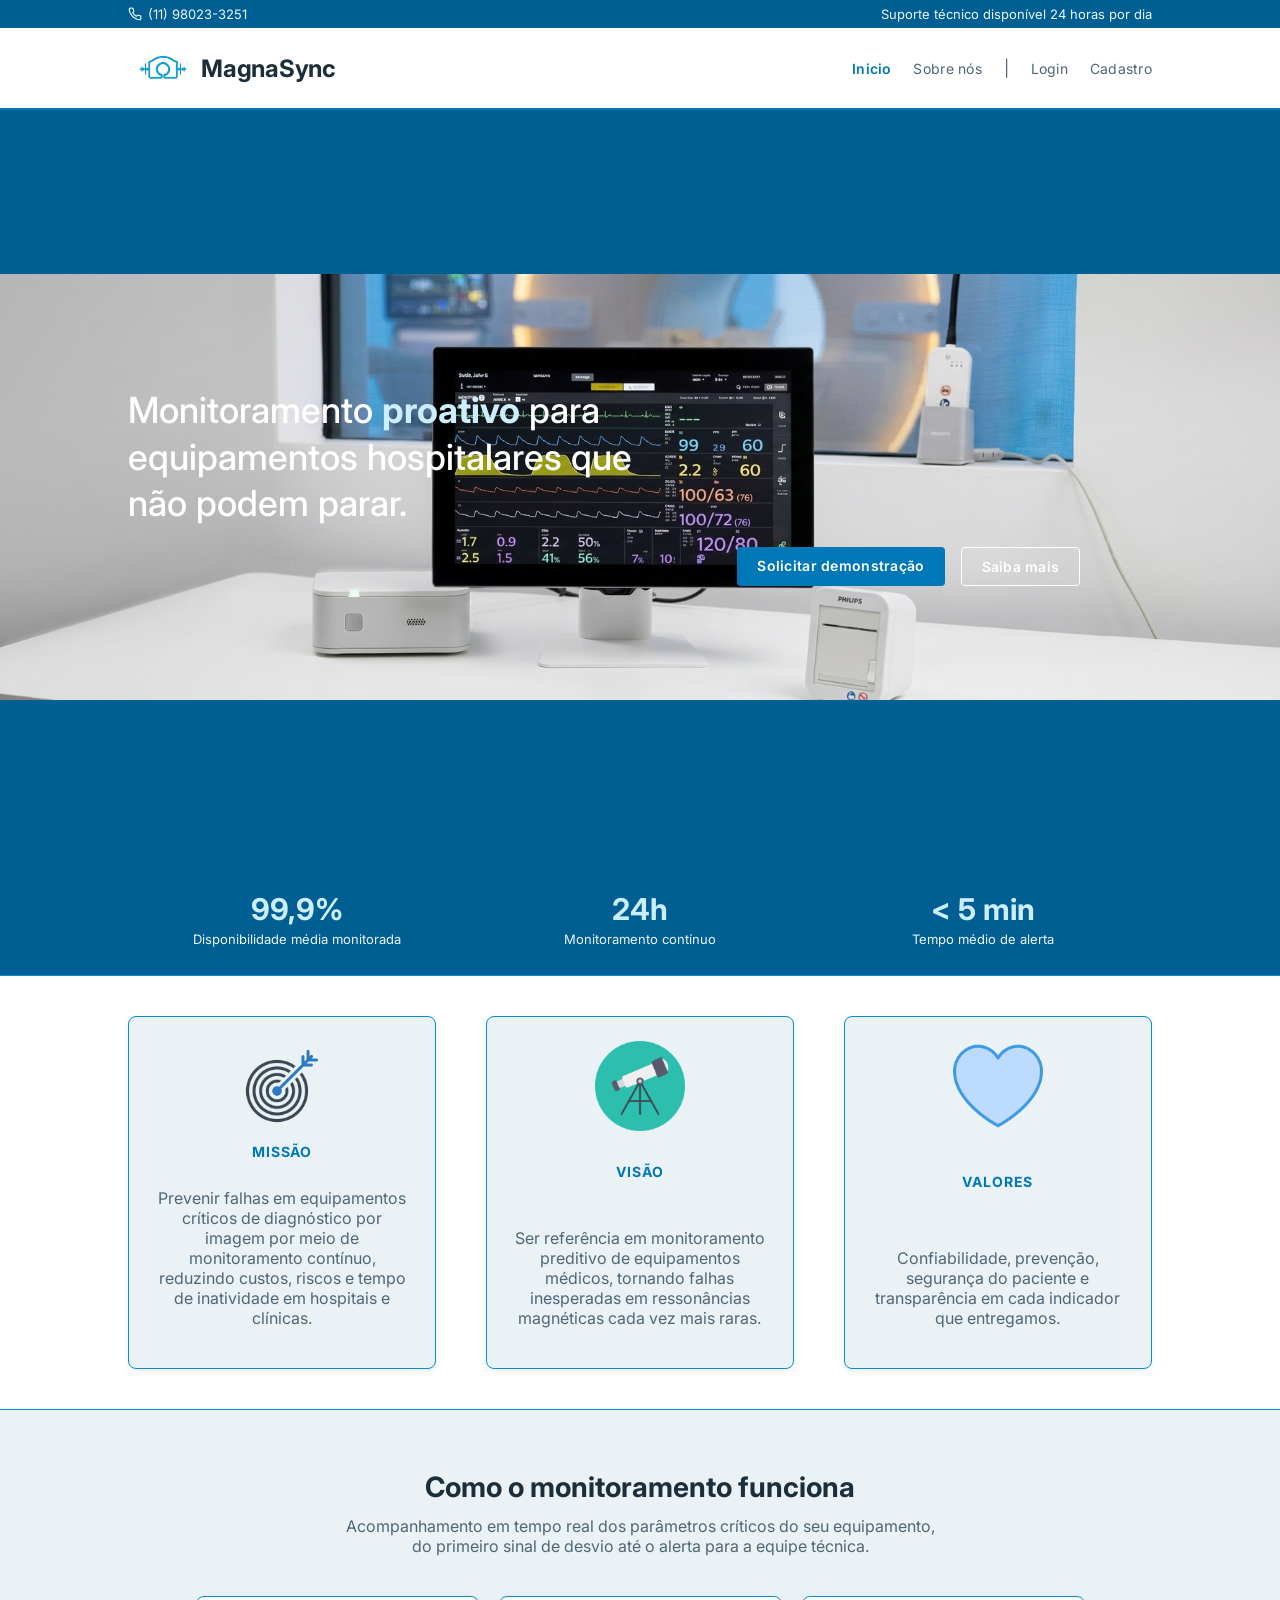
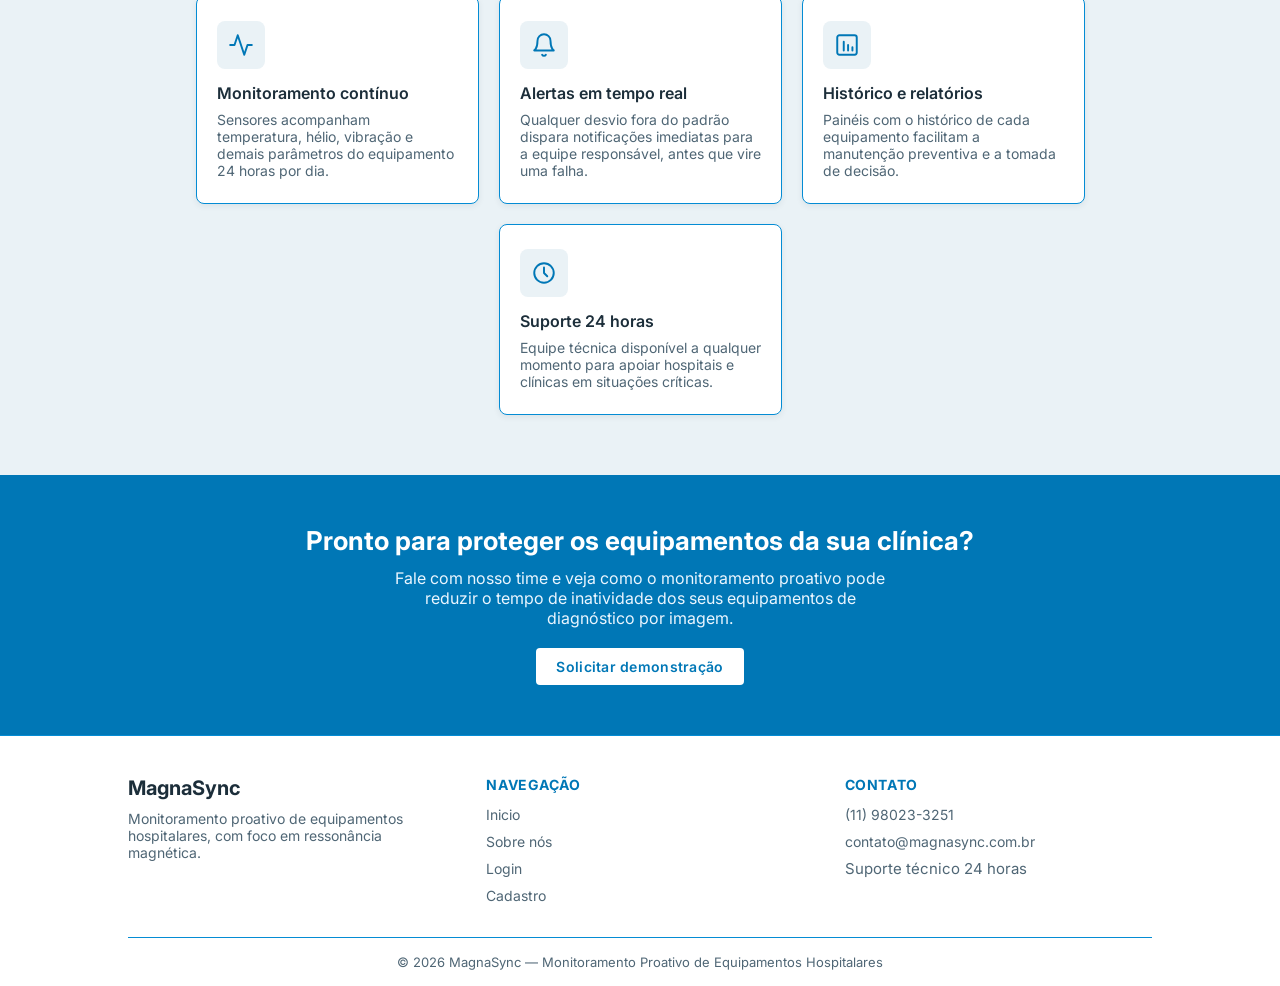
<file: public/index.html>
<!DOCTYPE html>
<html lang="pt-br">

<head>
  <meta charset="UTF-8">
  <meta http-equiv="X-UA-Compatible" content="IE=edge">
  <meta name="viewport" content="width=device-width, initial-scale=1.0">

  <title>MagnaSync | Página Inicial</title>

  <script src="./js/sessao.js" defer></script>

  <link rel="stylesheet" href="./css/estilo.css">
  <link rel="icon" href="./assets/icon/IMG_0413.jpeg">
  <link rel="preconnect" href="https://fonts.googleapis.com">
  <link rel="preconnect" href="https://fonts.gstatic.com" crossorigin>
</head>

<body>
  <a href="#conteudo" class="pular-conteudo">Pular para o conteúdo</a>

  <div class="topbar">
    <div class="container">
      <a href="tel+551198023-3251" class="topbar-item">
        <svg viewBox="0 0 24 24" width="14" height="14" fill="none" stroke="currentColor" stroke-width="2"
          stroke-linecap="round" stroke-linejoin="round" aria-hidden="true">
          <path
            d="M22 16.92v3a2 2 0 0 1-2.18 2 19.79 19.79 0 0 1-8.63-3.07 19.5 19.5 0 0 1-6-6 19.79 19.79 0 0 1-3.07-8.67A2 2 0 0 1 4.11 2h3a2 2 0 0 1 2 1.72c.127.96.361 1.903.7 2.81a2 2 0 0 1-.45 2.11L8.09 9.91a16 16 0 0 0 6 6l1.27-1.27a2 2 0 0 1 2.11-.45c.907.339 1.85.573 2.81.7A2 2 0 0 1 22 16.92z" />
        </svg>
        (11) 98023-3251
      </a>
      <span class="topbar-item">Suporte técnico disponível 24 horas por dia</span>
    </div>
  </div>

  <header class="header">
    <div class="container">
      <h1 class="titulo"><img src="assets/icon/IMG_0413.jpeg" height="70px">MagnaSync</h1>
      <nav>
        <ul class="navbar">
          <li class="agora">
            <a href="#">Inicio</a>
          </li>
          <li>
            <a href="sobrenos.html">Sobre nós</a>
          </li>
          <li>|</li>
          <li>
            <a href="login.html">Login</a>
          </li>
          <li>
            <a href="cadastro.html">Cadastro</a>
          </li>
        </ul>
      </nav>
    </div>
  </header>

  <section class="banner">
    <div class="container">
      <p>Monitoramento <span>proativo</span> para equipamentos hospitalares que não podem parar.</p>
      <div class="banner-cta">
        <a href="cadastro.html" class="btn-cta btn-cta--primario">Solicitar demonstração</a>
        <a href="#sobre" class="btn-cta btn-cta--secundario">Saiba mais</a>
      </div>
    </div>
  </section>

  <section class="stats">
    <div class="container">
      <div class="stat">
        <span class="stat-numero">99,9%</span>
        <span class="stat-legenda">Disponibilidade média monitorada</span>
      </div>
      <div class="stat">
        <span class="stat-numero">24h</span>
        <span class="stat-legenda">Monitoramento contínuo</span>
      </div>
      <div class="stat">
        <span class="stat-numero">&lt; 5 min</span>
        <span class="stat-legenda">Tempo médio de alerta</span>
      </div>
    </div>
  </section>

  <main id="conteudo">
    <section class="social" id="sobre">
      <div class="container">
        <div class="boxes">
          <div class="box">
            <img src="assets/imgs/missao.png" alt="Ícone de monitor de equipamento">
            <h4>Missão</h4>
            <p>Prevenir falhas em equipamentos críticos de diagnóstico por imagem por meio de monitoramento contínuo,
              reduzindo custos, riscos e tempo de inatividade em hospitais e clínicas.</p>
          </div>
          <div class="box">
            <img src="assets/imgs/visao.png" alt="Ícone de lâmpada representando visão">
            <h4>Visão</h4>
            <p>Ser referência em monitoramento preditivo de equipamentos médicos, tornando falhas inesperadas em
              ressonâncias magnéticas cada vez mais raras.</p>
          </div>
          <div class="box">
            <img src="assets/imgs/valores.png" alt="Ícone de escudo representando segurança">
            <h4>Valores</h4>
            <p>Confiabilidade, prevenção, segurança do paciente e transparência em cada indicador que entregamos.</p>
          </div>
        </div>
      </div>
    </section>

    <section class="funcionalidades" id="funcionalidades">
      <div class="container">
        <div class="funcionalidades-cabecalho">
          <h2>Como o monitoramento funciona</h2>
          <p>Acompanhamento em tempo real dos parâmetros críticos do seu equipamento, do primeiro sinal de desvio até o
            alerta para a equipe técnica.</p>
        </div>
        <div class="funcionalidades-grid">
          <div class="funcionalidade">
            <span class="funcionalidade-icone" aria-hidden="true">
              <svg viewBox="0 0 24 24" width="26" height="26" fill="none" stroke="currentColor" stroke-width="1.8"
                stroke-linecap="round" stroke-linejoin="round">
                <path d="M22 12h-4l-3 9L9 3l-3 9H2" />
              </svg>
            </span>
            <h3>Monitoramento contínuo</h3>
            <p>Sensores acompanham temperatura, hélio, vibração e demais parâmetros do equipamento 24 horas por dia.</p>
          </div>
          <div class="funcionalidade">
            <span class="funcionalidade-icone" aria-hidden="true">
              <svg viewBox="0 0 24 24" width="26" height="26" fill="none" stroke="currentColor" stroke-width="1.8"
                stroke-linecap="round" stroke-linejoin="round">
                <path d="M18 8a6 6 0 0 0-12 0c0 7-3 9-3 9h18s-3-2-3-9" />
                <path d="M13.73 21a2 2 0 0 1-3.46 0" />
              </svg>
            </span>
            <h3>Alertas em tempo real</h3>
            <p>Qualquer desvio fora do padrão dispara notificações imediatas para a equipe responsável, antes que vire
              uma falha.</p>
          </div>
          <div class="funcionalidade">
            <span class="funcionalidade-icone" aria-hidden="true">
              <svg viewBox="0 0 24 24" width="26" height="26" fill="none" stroke="currentColor" stroke-width="1.8"
                stroke-linecap="round" stroke-linejoin="round">
                <rect x="3" y="3" width="18" height="18" rx="2" />
                <path d="M9 17V9M13 17v-5M17 17v-3" />
              </svg>
            </span>
            <h3>Histórico e relatórios</h3>
            <p>Painéis com o histórico de cada equipamento facilitam a manutenção preventiva e a tomada de decisão.</p>
          </div>
          <div class="funcionalidade">
            <span class="funcionalidade-icone" aria-hidden="true">
              <svg viewBox="0 0 24 24" width="26" height="26" fill="none" stroke="currentColor" stroke-width="1.8"
                stroke-linecap="round" stroke-linejoin="round">
                <circle cx="12" cy="12" r="9" />
                <path d="M12 7v5l3 3" />
              </svg>
            </span>
            <h3>Suporte 24 horas</h3>
            <p>Equipe técnica disponível a qualquer momento para apoiar hospitais e clínicas em situações críticas.</p>
          </div>
        </div>
      </div>
    </section>

    <section class="cta-final">
      <div class="container">
        <h2>Pronto para proteger os equipamentos da sua clínica?</h2>
        <p>Fale com nosso time e veja como o monitoramento proativo pode reduzir o tempo de inatividade dos seus
          equipamentos de diagnóstico por imagem.</p>
        <a href="cadastro.html" class="btn-cta btn-cta--primario">Solicitar demonstração</a>
      </div>
    </section>
  </main>

  <footer class="footer">
    <div class="container footer-grid">
      <div class="footer-coluna">
        <h2 class="footer-titulo">MagnaSync</h2>
        <p>Monitoramento proativo de equipamentos hospitalares, com foco em ressonância magnética.</p>
      </div>
      <div class="footer-coluna">
        <h3>Navegação</h3>
        <ul class="footer-links">
          <li><a href="#">Inicio</a></li>
          <li><a href="sobrenos.html">Sobre nós</a></li>
          <li><a href="login.html">Login</a></li>
          <li><a href="cadastro.html">Cadastro</a></li>
        </ul>
      </div>
      <div class="footer-coluna">
        <h3>Contato</h3>
        <ul class="footer-links">
          <li><a href="tel:+551198023-3251">(11) 98023-3251</a></li>
          <li><a href="mailto:contato@magnasync.com.br">contato@magnasync.com.br</a></li>
          <li>Suporte técnico 24 horas</li>
        </ul>
      </div>
    </div>
    <div class="container footer-base">
      <span>&copy; 2026 MagnaSync — Monitoramento Proativo de Equipamentos Hospitalares</span>
    </div>
  </footer>
</body>

</html>
</file>
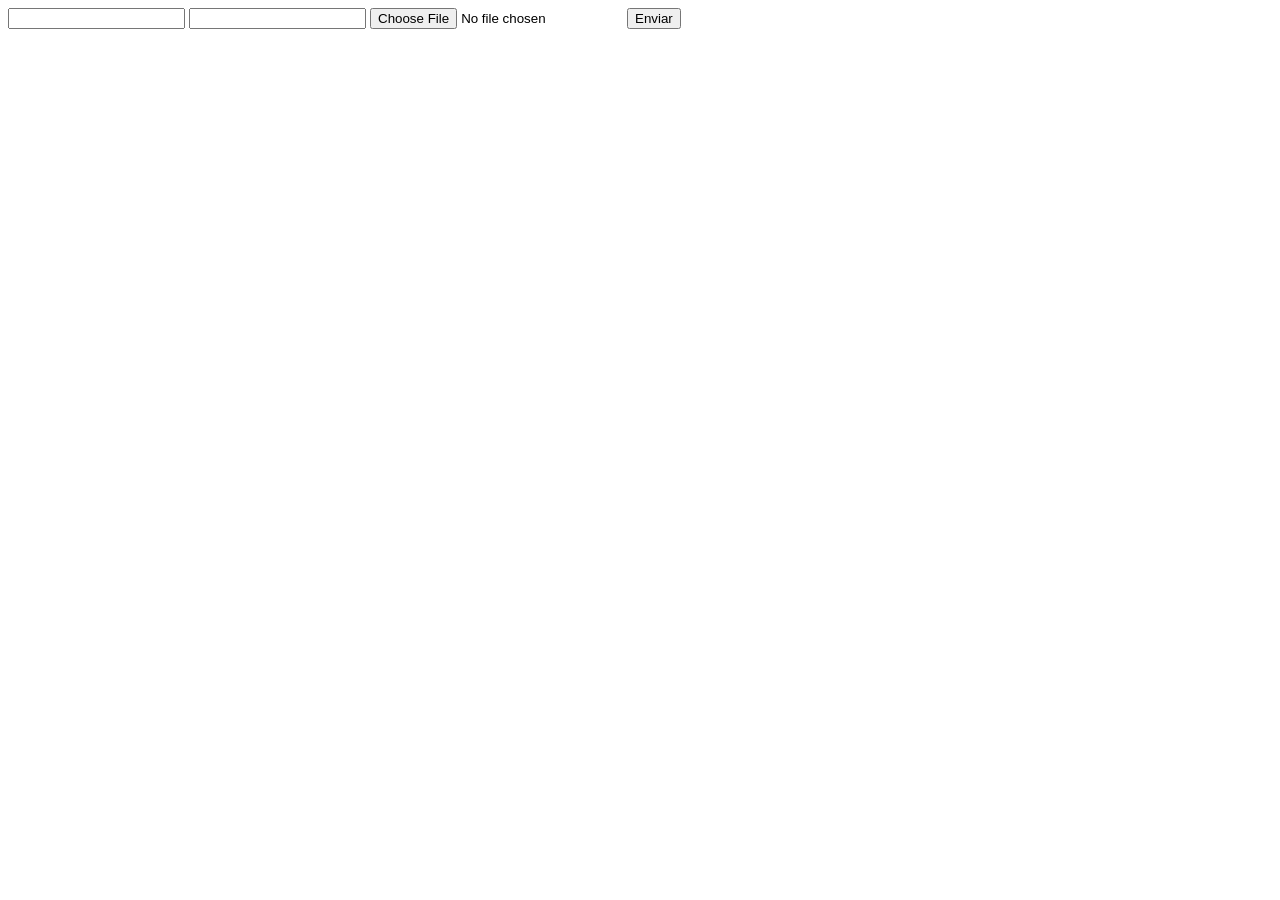
<file: DOCUMENTOS_DE_APOIO/exemplo_de_upload_de_arquivo/public/index.html>
<!DOCTYPE html>
<html lang="en">

<head>
  <meta charset="UTF-8">
  <meta http-equiv="X-UA-Compatible" content="IE=edge">
  <meta name="viewport" content="width=device-width, initial-scale=1.0">
  <title>Upload</title>
</head>

<body>

  <div>
    <input name="nome" id="nome" type="text" />
    <input name="email" id="email" type="url" />
    <input name="foto" id="foto" type="file" />
    <button onclick="enviar()">Enviar</button>
  </div>

  <div id="container"></div>
</body>

</html>

<script>
  function enviar() {
    const formData = new FormData();
    formData.append('foto', foto.files[0])
    formData.append('nome', nome.value)
    formData.append('email', email.value)

    fetch("/usuarios/cadastro", {
      method: "POST",
      body: formData
    })
      .then(res => {
        window.location = "./perfil.html"
      })
      .catch(err => {
        console.log(err);
      })
  }
</script>
</file>
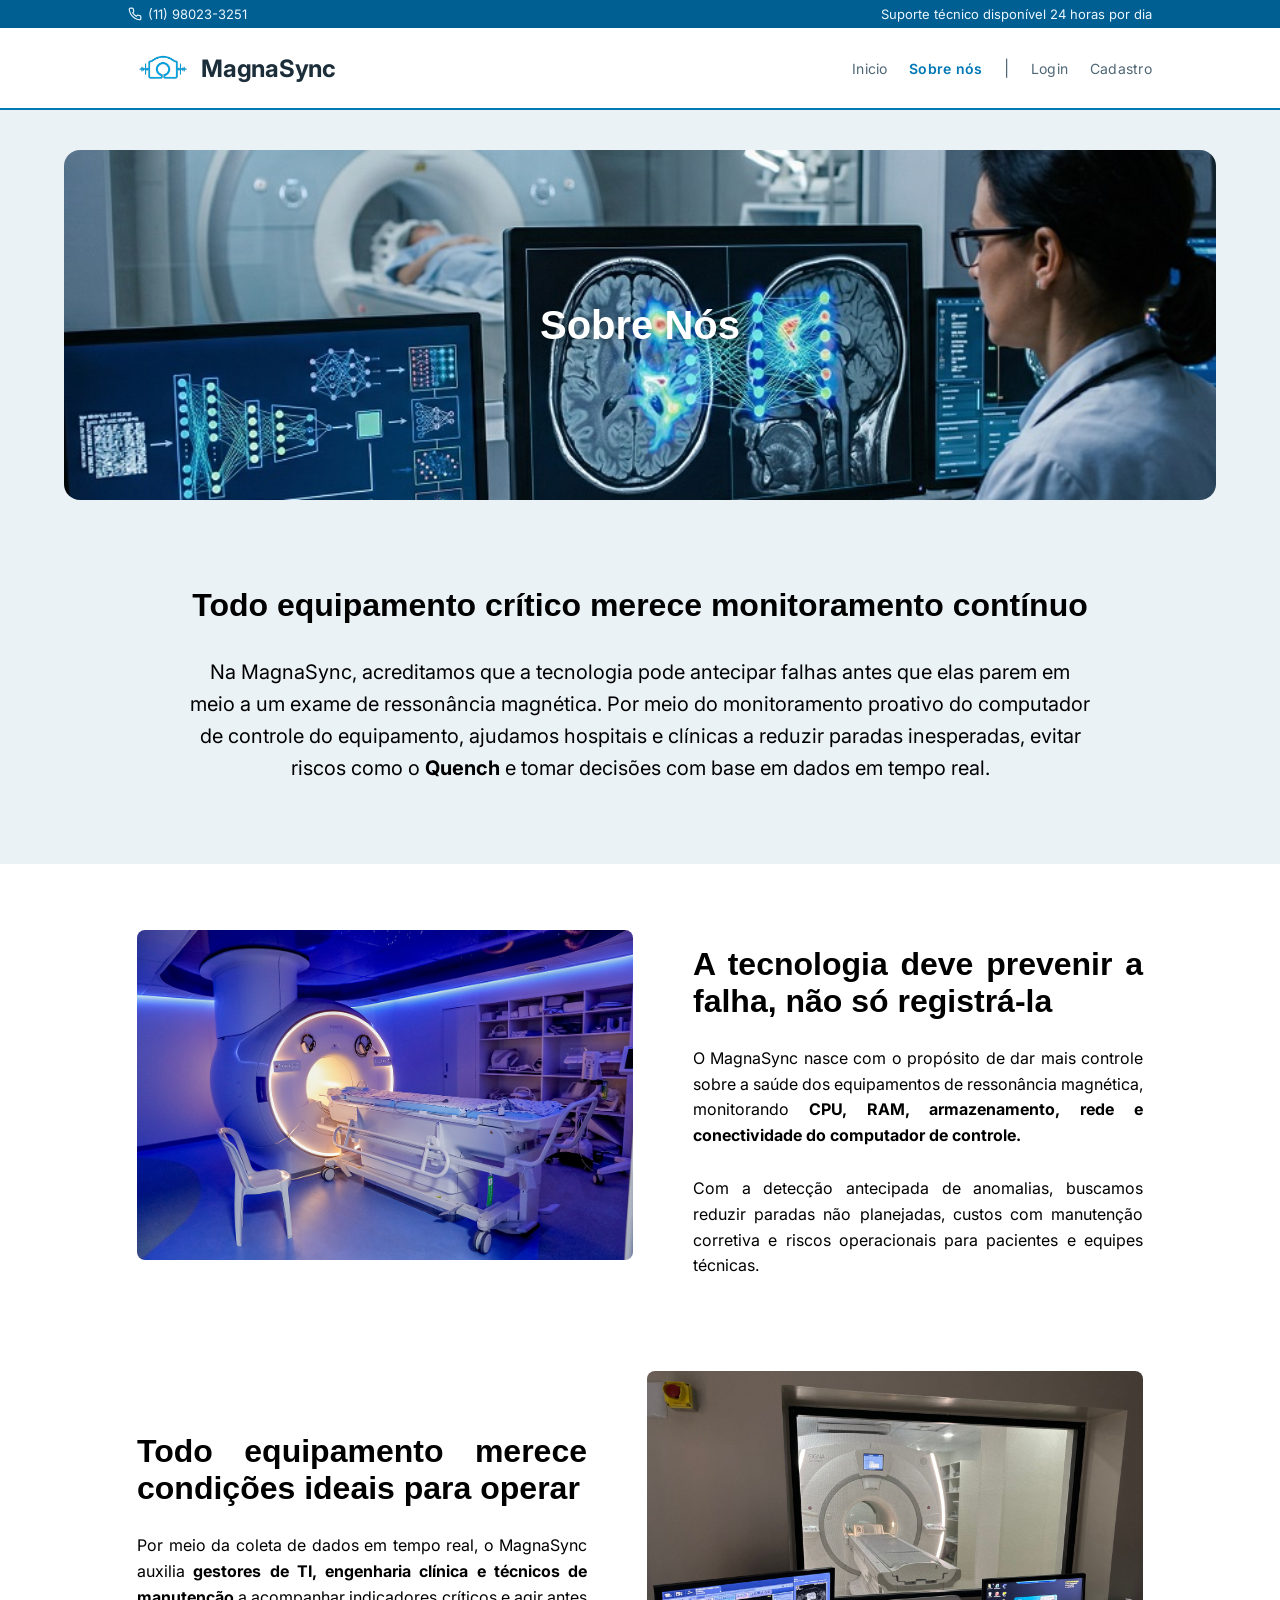
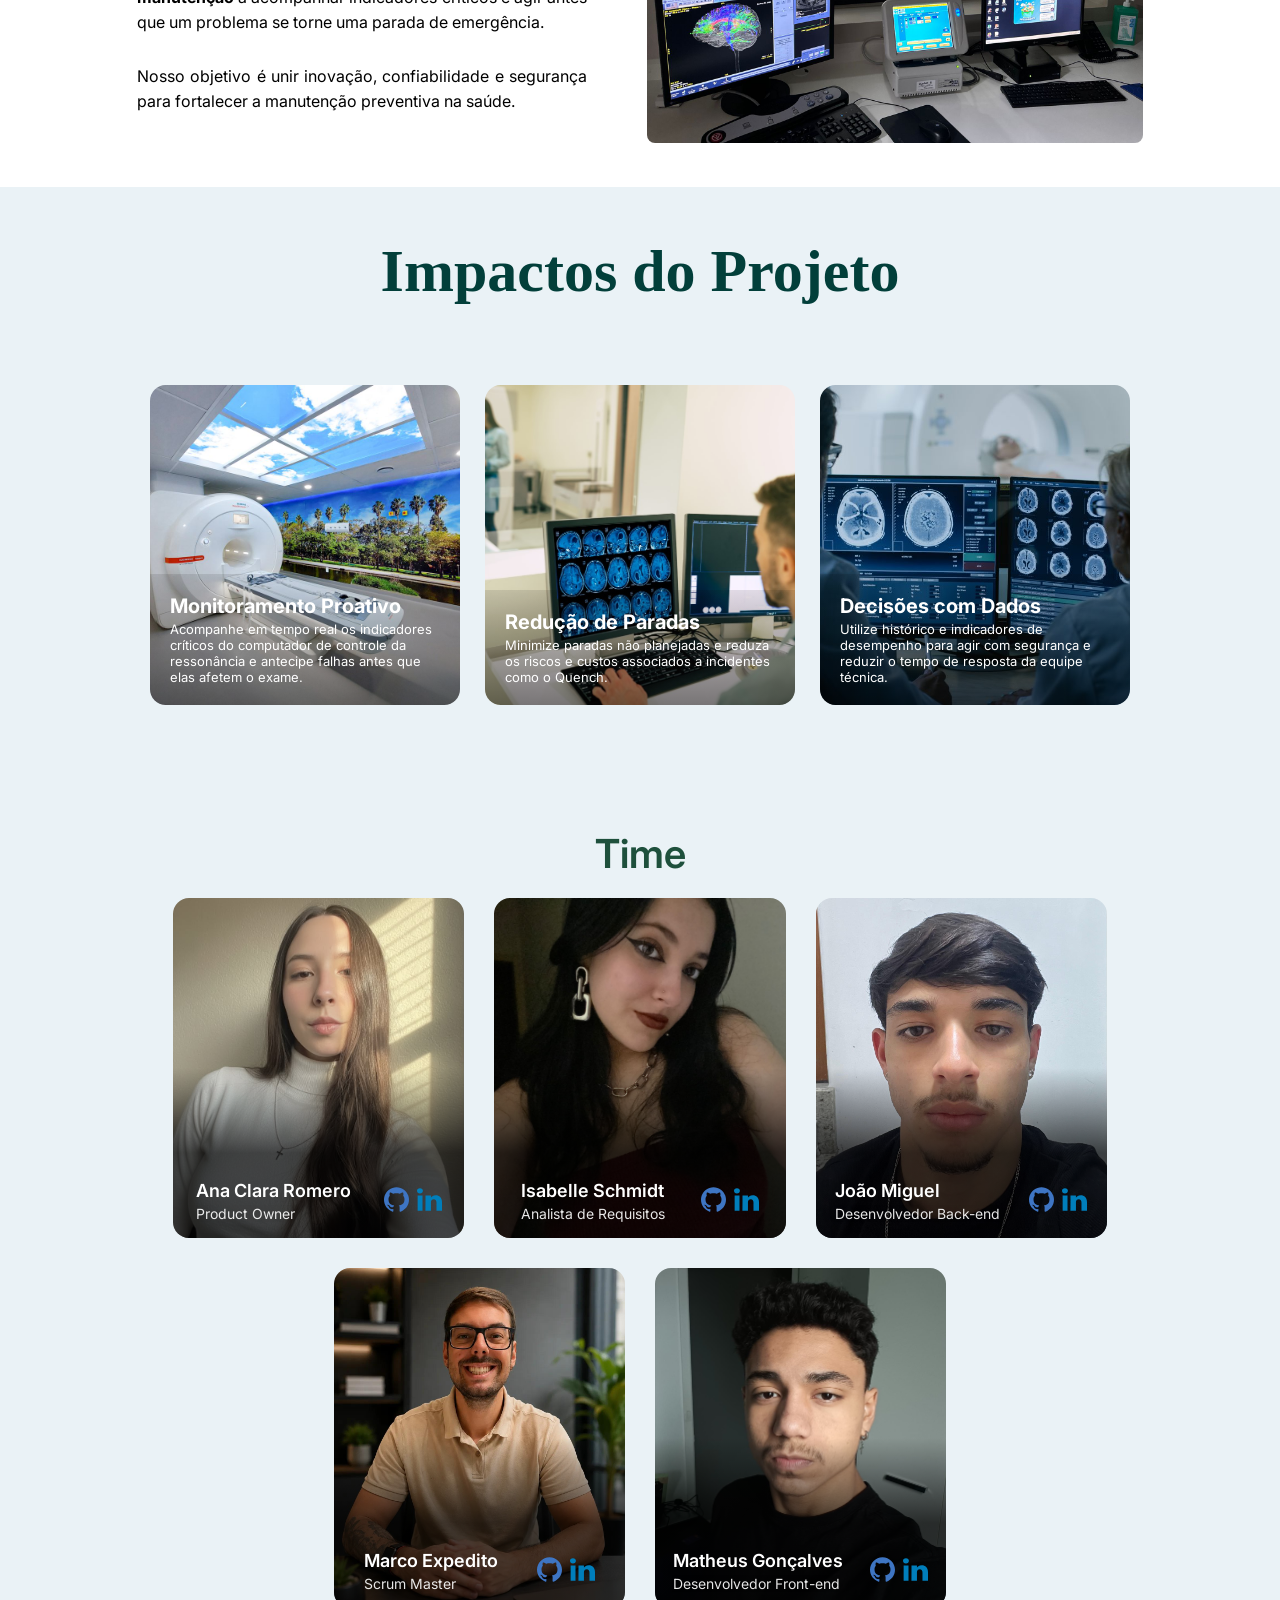
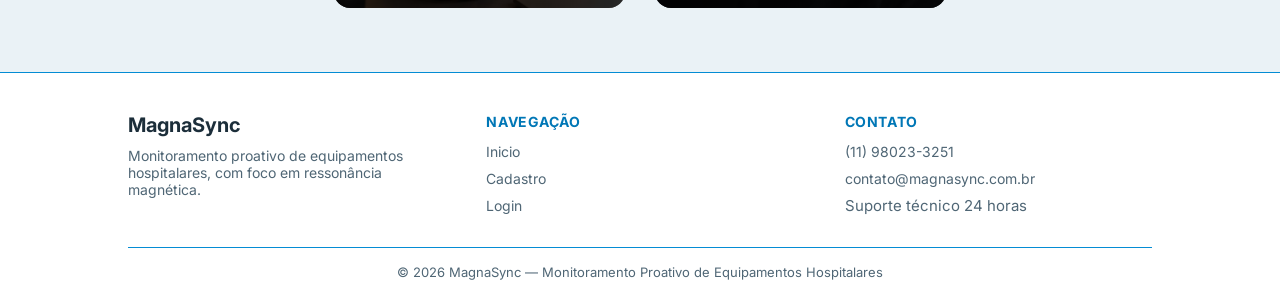
<file: public/sobrenos.html>
<!DOCTYPE html>
<html lang="pt-br">

<head>
    <meta charset="UTF-8">
    <meta name="viewport" content="width=device-width, initial-scale=1.0">
    <title>MagnaSync | Sobre nós</title>

    <link rel="stylesheet" href="css/estilo.css">
    <link rel="stylesheet" href="css/sobrenos.css">
    <link rel="icon" href="./assets/icon/IMG_0413.jpeg">
</head>

<body>
    <div class="topbar">
        <div class="container">
            <a href="tel:+551198023-3251" class="topbar-item">
                <svg viewBox="0 0 24 24" width="14" height="14" fill="none" stroke="currentColor" stroke-width="2"
                    stroke-linecap="round" stroke-linejoin="round" aria-hidden="true">
                    <path
                        d="M22 16.92v3a2 2 0 0 1-2.18 2 19.79 19.79 0 0 1-8.63-3.07 19.5 19.5 0 0 1-6-6 19.79 19.79 0 0 1-3.07-8.67A2 2 0 0 1 4.11 2h3a2 2 0 0 1 2 1.72c.127.96.361 1.903.7 2.81a2 2 0 0 1-.45 2.11L8.09 9.91a16 16 0 0 0 6 6l1.27-1.27a2 2 0 0 1 2.11-.45c.907.339 1.85.573 2.81.7A2 2 0 0 1 22 16.92z" />
                </svg>
                (11) 98023-3251
            </a>
            <span class="topbar-item">Suporte técnico disponível 24 horas por dia</span>
        </div>
    </div>

    <header class="header">
        <div class="container">
            <h1 class="titulo"><img src="assets/icon/IMG_0413.jpeg" height="70px">MagnaSync</h1>
            <nav>
                <ul class="navbar">
                    <li>
                        <a href="index.html">Inicio</a>
                    </li>
                    <li class="agora">
                        <a href="sobrenos.html">Sobre nós</a>
                    </li>
                    <li>|</li>
                    <li>
                        <a href="login.html">Login</a>
                    </li>
                    <li>
                        <a href="cadastro.html">Cadastro</a>
                    </li>
                </ul>
            </nav>
        </div>
    </header>

    <div class="hero-sobrenos">
        <img src="../public/assets/imgs/Ressonancia-Cerebro.jpg" alt="Imagem topo Sobre Nós" class="img-hero-sobrenos">
        <h2 class="titulo-hero-sobrenos">Sobre Nós</h2>
    </div>

    <div class="container-missao">
        <h2 class="titulo-missao"> Todo equipamento crítico merece monitoramento contínuo</h2>
        <p class="texto-missao"> Na MagnaSync, acreditamos que a tecnologia pode antecipar falhas antes que elas parem
            em meio a um exame de ressonância magnética. Por meio do monitoramento proativo do computador de controle do
            equipamento, ajudamos hospitais e clínicas a reduzir paradas inesperadas, evitar riscos como o <b>Quench</b>
            e tomar decisões com base em dados em tempo real.</p>
    </div>

    <div class="container-sobrenos">
        <div class="card-imagem-sobrenos">
            <img src="../public/assets/imgs/Ressonancia-magnetica.jpg" alt="Imagem 1 - Sobre Nós">
        </div>
        <div class="card-titulo-sobrenos">
            <h4> A tecnologia deve prevenir a falha, não só registrá-la</h4>
            <p> O MagnaSync nasce com o propósito de dar mais controle sobre a saúde dos equipamentos de ressonância
                magnética, monitorando <b>CPU, RAM, armazenamento, rede e conectividade do computador de controle.</b>
            </p>
            <p> Com a detecção antecipada de anomalias, buscamos reduzir paradas não planejadas, custos com manutenção
                corretiva e riscos operacionais para pacientes e equipes técnicas.</p>
        </div>
    </div>

    <div class="container-sobrenos-2">
        <div class="card-titulo-sobrenos-2">
            <h4> Todo equipamento merece condições ideais para operar</h4>
            <p> Por meio da coleta de dados em tempo real, o MagnaSync auxilia <b>gestores de TI, engenharia clínica e
                    técnicos de manutenção</b> a acompanhar indicadores críticos e agir antes que um problema se torne
                uma parada de emergência.</p>
            <p> Nosso objetivo é unir inovação, confiabilidade e segurança para fortalecer a manutenção preventiva na
                saúde.</p>
        </div>
        <div class="card-imagem-sobrenos-2">
            <img src="../public/assets/imgs/ressonacia3.jpg" alt="Imagem 2 - Sobre Nós">
        </div>
    </div>

    <section class="conteinerImpactosProjeto" id="impactosProjeto">
        <div class="tituloImpactos">
            <h2><b>Impactos do Projeto</b></h2>
        </div>

        <div class="conteineImagensImpactosProjeto">
            <div class="itemPrimeiraImagemImpactos">
                <div class="textoimagemimpactos">
                    <h2 class="titulodaImagemImpactos"> Monitoramento Proativo</h2>
                    <p class="paragrafoImpactos"> Acompanhe em tempo real os indicadores críticos do computador de
                        controle da ressonância e antecipe falhas antes que elas afetem o exame.</p>
                </div>
            </div>

            <div class="itemSegundaImagemImpactos">
                <div class="textoimagemimpactos">
                    <h2 class="titulodaImagemImpactos"> Redução de Paradas</h2>
                    <p class="paragrafoImpactos"> Minimize paradas não planejadas e reduza os riscos e custos associados
                        a incidentes como o Quench.</p>
                </div>
            </div>

            <div class="itemTerceiraImagemImpactos">
                <div class="textoimagemimpactos">
                    <h2 class="titulodaImagemImpactos"> Decisões com Dados</h2>
                    <p class="paragrafoImpactos"> Utilize histórico e indicadores de desempenho para agir com segurança
                        e reduzir o tempo de resposta da equipe técnica.</p>
                </div>
            </div>
        </div>
    </section>

    <section class="container-equipe" id="sessaoEquipe">
        <h3 class="title-equipe">Time</h3>

        <div class="equipe">
            <div class="card-time card-bg integrante1">
                <div class="info">
                    <div>
                        <h3 class="nome-integrante">Ana Clara Romero</h3>
                        <p class="cargo">Product Owner</p>
                    </div>
                    <div class="icons">
                        <a href="https://github.com/AnaRomero08"><img
                                src="../public/assets/icon/github-color-svgrepo-com.svg" alt="Ícone do Github"
                                class="icon-time"></a>
                        <a href="#"><img src="../public/assets/icon/linkedin-color-svgrepo-com.svg"
                                alt="Ícone do LinkedIn" class="icon-time"></a>
                    </div>
                </div>
            </div>

            <div class="card-time card-bg integrante2">
                <div class="info">
                    <div>
                        <h3 class="nome-integrante">Isabelle Schmidt</h3>
                        <p class="cargo">Analista de Requisitos</p>
                    </div>
                    <div class="icons">
                        <a href="https://github.com/isabelleschmidt"><img
                                src="../public/assets/icon/github-color-svgrepo-com.svg" alt="Ícone do Github"
                                class="icon-time"></a>
                        <a href="https://www.linkedin.com/in/isabelle-schmidt-1937b82b3/"><img
                                src="../public/assets/icon/linkedin-color-svgrepo-com.svg" alt="Ícone do LinkedIn"
                                class="icon-time"></a>
                    </div>
                </div>
            </div>

            <div class="card-time card-bg integrante3">
                <div class="info">
                    <div>
                        <h3 class="nome-integrante">João Miguel</h3>
                        <p class="cargo">Desenvolvedor Back-end</p>
                    </div>
                    <div class="icons">
                        <a href="https://github.com/JoaoMiguelLeiteSousa"><img
                                src="../public/assets/icon/github-color-svgrepo-com.svg" alt="Ícone do Github"
                                class="icon-time"></a>
                        <a href="https://www.linkedin.com/in/jo%C3%A3o-miguel-848325395/"><img
                                src="../public/assets/icon/linkedin-color-svgrepo-com.svg" alt="Ícone do LinkedIn"
                                class="icon-time"></a>
                    </div>
                </div>
            </div>

            <div class="card-time card-bg integrante4">
                <div class="info">
                    <div>
                        <h3 class="nome-integrante">Marco Expedito</h3>
                        <p class="cargo">Scrum Master</p>
                    </div>
                    <div class="icons">
                        <a href="https://github.com/marcoexpedito-dev"><img
                                src="../public/assets/icon/github-color-svgrepo-com.svg" alt="Ícone do Github"
                                class="icon-time"></a>
                        <a href="https://www.linkedin.com/in/marcoexpedito/"><img
                                src="../public/assets/icon/linkedin-color-svgrepo-com.svg" alt="Ícone do LinkedIn"
                                class="icon-time"></a>
                    </div>
                </div>
            </div>

            <div class="card-time card-bg integrante5">
                <div class="info">
                    <div>
                        <h3 class="nome-integrante">Matheus Gonçalves</h3>
                        <p class="cargo">Desenvolvedor Front-end</p>
                    </div>
                    <div class="icons">
                        <a href="https://github.com/Matheus-GoncalvesSptech"><img
                                src="../public/assets/icon/github-color-svgrepo-com.svg" alt="Ícone do Github"
                                class="icon-time"></a>
                        <a href="https://www.linkedin.com/in/matheusaprendiz/"><img
                                src="../public/assets/icon/linkedin-color-svgrepo-com.svg" alt="Ícone do LinkedIn"
                                class="icon-time"></a>
                    </div>
                </div>
            </div>
        </div>
    </section>
    <footer class="footer">
        <div class="container footer-grid">
            <div class="footer-coluna">
                <h2 class="footer-titulo">MagnaSync</h2>
                <p>Monitoramento proativo de equipamentos hospitalares, com foco em ressonância magnética.</p>
            </div>
            <div class="footer-coluna">
                <h3>Navegação</h3>
                <ul class="footer-links">
                    <li><a href="index.html">Inicio</a></li>
                    <li><a href="cadastro.html">Cadastro</a></li>
                    <li><a href="login.html">Login</a></li>
                </ul>
            </div>
            <div class="footer-coluna">
                <h3>Contato</h3>
                <ul class="footer-links">
                    <li><a href="tel:+551198023-3251">(11) 98023-3251</a></li>
                    <li><a href="mailto:contato@magnasync.com.br">contato@magnasync.com.br</a></li>
                    <li>Suporte técnico 24 horas</li>
                </ul>
            </div>
        </div>
        <div class="container footer-base">
            <span>&copy; 2026 MagnaSync — Monitoramento Proativo de Equipamentos Hospitalares</span>
        </div>
    </footer>
</body>

</html>
</file>
<file: public/css/estilo.css>
@import url('https://fonts.googleapis.com/css2?family=Inter:wght@400;500;600;700&display=swap');

:root {
  /* Superfícies */
  --bg-fundo: #eaf2f6;
  --bg-painel: #ffffff;
  --linha: #048cd4;

  /* Texto */
  --texto-principal: #1c2e3a;
  --texto-suave: #4f6675;

  /* Sinal / status */
  --status-ok: #2f9e64;
  --status-alerta: #d99a1f;
  --status-critico: #d9414d;
  --destaque: #0077b6;
  --destaque-escuro: #005f92;

  /* Tipografia */
  --fonte: 'Inter', 'Segoe UI', Tahoma, Geneva, Verdana, sans-serif;

  --tamanho-header: 80px;
  --tamanho-footer: 65px;
  --tamanho-banner: calc(100vh - var(--tamanho-header) - var(--tamanho-footer) - 2px);
  --tamanho-simulador: calc(100vh - var(--tamanho-header) - var(--tamanho-footer) - 2px);
  --tamanho-login: calc(100vh - var(--tamanho-header) - var(--tamanho-footer) - 2px);
}

body {
  margin: 0;
  padding: 0;
  font-family: var(--fonte);
  background-color: var(--bg-fundo);
  color: var(--texto-principal);
}

.container {
  display: flex;
  width: 80%;
  margin: auto;
}

/* ACESSIBILIDADE */

.pular-conteudo {
  position: absolute;
  left: -9999px;
  top: 0;
  z-index: 100;
  background-color: var(--destaque);
  color: #ffffff;
  padding: 10px 16px;
  border-radius: 0 0 4px 0;
  text-decoration: none;
  font-size: 14px;
}

.pular-conteudo:focus {
  left: 0;
}

/* TOPBAR (contato rápido) */

.topbar {
  background-color: var(--destaque-escuro);
  color: #eaf6ff;
  font-size: 13px;
}

.topbar .container {
  justify-content: space-between;
  align-items: center;
  padding: 6px 0;
}

.topbar-item {
  display: flex;
  align-items: center;
  gap: 6px;
  color: #eaf6ff;
  text-decoration: none;
}

.topbar a.topbar-item:hover {
  text-decoration: underline;
}

/* BOTÃO CTA */

.btn-cta {
  display: inline-block;
  text-decoration: none;
  font-weight: 600;
  font-size: 14px;
  letter-spacing: 0.02em;
  padding: 10px 20px;
  border-radius: 4px;
  transition: opacity 0.15s ease, background-color 0.15s ease;
  white-space: nowrap;
}

.btn-cta--primario {
  background-color: var(--destaque);
  color: #ffffff;
}

.btn-cta--primario:hover {
  opacity: 0.9;
}

.btn-cta--secundario {
  background-color: transparent;
  color: var(--destaque);
  border: 1px solid var(--destaque);
}

.btn-cta--secundario:hover {
  background-color: rgba(0, 119, 182, 0.08);
}

.btn-cta--header {
  padding: 8px 16px;
  font-size: 13px;
}

/* HEADER */

.header {
  height: var(--tamanho-header);
  background-color: var(--bg-painel);
  border-bottom: 2px solid var(--destaque);
}

.header .container {
  justify-content: space-between;
  align-items: center;
  height: 100%;
  gap: 24px;
}

.header a {
  text-decoration: none;
  color: var(--texto-suave);
  font-size: 14px;
  letter-spacing: 0.02em;
  transition: color 0.15s ease;
}

.header a:hover {
  color: var(--destaque);
}

.agora a {
  color: var(--destaque) !important;
  font-weight: 600;
}

.navbar {
  width: 300px;
  display: flex;
  align-items: center;
  justify-content: space-between;
  list-style: none;
  color: var(--texto-suave);
  margin: 0;
  padding: 0;
}

.navbar li[aria-hidden="true"] {
  width: 1px;
  height: 16px;
  background-color: var(--linha);
}

.titulo {
  color: var(--texto-principal);
  width: fit-content;
  font-weight: 700;
  letter-spacing: -0.01em;
  display: flex;
  align-items: center;
  gap: 3px;
}

.header h1 {
  margin: 0;
  font-size: 24px;
}

/* BANNER */

.banner {
  height: var(--tamanho-banner);
  color: var(--texto-principal);
  background-color: var(--destaque-escuro);
  background-image: url('../assets/imgs/monitor_parametrico.jpg');
  background-repeat: no-repeat;
  background-position: center;
  background-size: contain;
}

.banner .container {
  flex-direction: column;   
  align-items: flex-start;  
  justify-content: center;
  height: 100%;
}

.banner .container p {
  width: 50%;
  margin: 0;
  padding: 0;
  font-size: 36px;
  font-weight: 500;
  line-height: 1.3;
  color: #ffffff;
}

.banner .container span {
  font-weight: 700;
  color: #cdeeff;
}

.banner-cta {
  display: flex;
  gap: 16px;
  margin-top: 20px;
  align-self: flex-end;     
  margin-right: 7%;        
}

.banner-cta .btn-cta--secundario {
  background-color: rgba(255, 255, 255, 0.05);
  color: #ffffff;
  border-color: #ffffff;
}

.banner-cta .btn-cta--secundario:hover {
  background-color: rgba(255, 255, 255, 0.15);
}

/* ESTATÍSTICAS */

.stats {
  background-color: var(--destaque-escuro);
}

.stats .container {
  justify-content: space-between;
  padding: 28px 0;
}

.stat {
  display: flex;
  flex-direction: column;
  align-items: center;
  gap: 4px;
  width: 33%;
  text-align: center;
  color: #ffffff;
}

.stat-numero {
  font-size: 30px;
  font-weight: 700;
  color: #cdeeff;
}

.stat-legenda {
  font-size: 13px;
  color: #eaf6ff;
}

/* MISSÃO VISÃO VALORES */

.social {
  background-color: var(--bg-painel);
  border-top: 1px solid var(--linha);
  border-bottom: 1px solid var(--linha);
  display: flex;
  justify-content: center;
}

.social .container {
  justify-content: center;
}

.social .container .boxes {
  display: flex;
  justify-content: space-between;
  width: 100%;
  padding: 40px 0;
}

.box {
  display: flex;
  flex-direction: column;
  justify-content: space-between;
  align-items: center;
  background-color: var(--bg-fundo);
  border: 1px solid var(--linha);
  border-radius: 8px;
  box-shadow: 0 2px 6px rgba(28, 46, 58, 0.08);
  padding: 24px 20px;
  width: 26%;
}

.box img {
  width: 90px;
}

.social h4 {
  text-transform: uppercase;
  letter-spacing: 0.06em;
  font-size: 14px;
  color: var(--destaque);
  margin: 12px 0;
}


.social h4 span {
  color: var(--destaque-escuro);
  font-weight: 700;
}

.social p {
  text-align: center;
  color: var(--texto-suave);
  max-width: 260px;
}

/* FUNCIONALIDADES (Como funciona) */

.funcionalidades {
  background-color: var(--bg-fundo);
  padding: 60px 0;
}

.funcionalidades .container {
  flex-direction: column;
}

.funcionalidades-cabecalho {
  text-align: center;
  max-width: 600px;
  margin: 0 auto 40px;
}

.funcionalidades-cabecalho h2 {
  font-size: 28px;
  font-weight: 700;
  margin: 0 0 12px;
  color: var(--texto-principal);
}

.funcionalidades-cabecalho p {
  color: var(--texto-suave);
  margin: 0;
}

.funcionalidades-grid {
  display: flex;
  flex-wrap: wrap;
  gap: 20px;
  justify-content: center;
}

.funcionalidade {
  background-color: var(--bg-painel);
  border: 1px solid var(--linha);
  border-radius: 8px;
  box-shadow: 0 2px 6px rgba(28, 46, 58, 0.08);
  padding: 24px 20px;
  width: calc(25% - 15px);
  min-width: 200px;
}

.funcionalidade-icone {
  display: flex;
  align-items: center;
  justify-content: center;
  width: 48px;
  height: 48px;
  border-radius: 8px;
  background-color: var(--bg-fundo);
  color: var(--destaque);
  margin-bottom: 14px;
}

.funcionalidade h3 {
  font-size: 16px;
  font-weight: 600;
  margin: 0 0 8px;
  color: var(--texto-principal);
}

.funcionalidade p {
  font-size: 14px;
  color: var(--texto-suave);
  margin: 0;
}

/* CTA FINAL */

.cta-final {
  background-color: var(--destaque);
  padding: 50px 0;
}

.cta-final .container {
  flex-direction: column;
  align-items: center;
  text-align: center;
  gap: 12px;
}

.cta-final h2 {
  color: #ffffff;
  font-size: 26px;
  margin: 0;
}

.cta-final p {
  color: #eaf6ff;
  max-width: 520px;
  margin: 0 0 8px;
}

.cta-final .btn-cta--primario {
  background-color: #ffffff;
  color: var(--destaque);
}

.cta-final .btn-cta--primario:hover {
  opacity: 0.9;
}

/* FOOTER */

.footer {
  background-color: var(--bg-painel);
  border-top: 1px solid var(--linha);
  color: var(--texto-suave);
  font-size: 15px;
  padding-top: 40px;
}

.footer .container .version {
  font-size: 12px;
  color: var(--texto-suave);
}

.footer-grid {
  justify-content: space-between;
  flex-wrap: wrap;
  gap: 32px;
  padding-bottom: 32px;
}

.footer-coluna {
  width: 30%;
  min-width: 200px;
}

.footer-titulo {
  font-size: 20px;
  font-weight: 700;
  margin: 0 0 10px;
  color: var(--texto-principal);
}

.footer-coluna h3 {
  font-size: 14px;
  text-transform: uppercase;
  letter-spacing: 0.04em;
  color: var(--destaque);
  margin: 0 0 12px;
}

.footer-coluna p {
  font-size: 14px;
  margin: 0;
}

.footer-links {
  list-style: none;
  margin: 0;
  padding: 0;
  display: flex;
  flex-direction: column;
  gap: 8px;
}

.footer-links a {
  color: var(--texto-suave);
  text-decoration: none;
  font-size: 14px;
}

.footer-links a:hover {
  color: var(--destaque);
}

.footer-base {
  border-top: 1px solid var(--linha);
  justify-content: center;
  padding: 16px 0;
  font-size: 13px;
}

/* LOGIN */

.login {
  height: 100vh;
  /* Garante que a seção ocupe 100% da altura da tela */
  width: 100vw;
  /* Garante que a seção ocupe 100% da largura da tela */
  background-color: var(--bg-fundo);
  background-image: url('../assets/imgs/ressonancia2.jpg');
  background-repeat: no-repeat;
  background-position: center;
  background-size: cover;
  /* ISSO faz a imagem de fundo cobrir a tela inteira */
}


.login .container {
  justify-content: center;
  align-items: center;
  height: 100%;
}

.card {
  width: 50%;
  background-color: var(--bg-painel);
  border: 1px solid var(--linha);
  border-radius: 8px;
  box-shadow: 0 2px 6px rgba(28, 46, 58, 0.08);
  display: flex;
  align-items: center;
  justify-content: space-evenly;
  color: var(--texto-principal);
  flex-direction: column;
  height: fit-content;
  padding: 24px 0;
}

.card h2 {
  margin: 0;
  font-size: 28px;
  font-weight: 600;
}

/* FORMULARIO (regra única, unificada — antes havia duas declarações
   de .formulario, uma sobrescrevendo parte da outra) */
.formulario {
  display: flex;
  flex-direction: column;
  height: 90%;
  width: 80%;
  justify-content: space-around;
}

.formulario span {
  font-size: 13px;
  font-weight: 500;
  text-transform: uppercase;
  letter-spacing: 0.04em;
  color: var(--texto-suave);
}

.formulario input {
  border: 1px solid var(--linha);
  background-color: var(--bg-fundo);
  color: var(--texto-principal);
  text-align: center;
  border-radius: 4px;
  margin: 0;
}

.formulario select {
  border: 1px solid var(--linha);
  background-color: var(--bg-fundo);
  color: var(--texto-principal);
  height: 36px;
  text-align: center;
  border-radius: 4px;
  margin: 0;
}

.formulario .tipo_campo {
  font-size: 18px;
  font-weight: 600 !important;
  color: var(--texto-principal);
}

.campo {
  display: flex;
  flex-direction: column;
  justify-content: start;
  padding: 5px 0;
}

.botao {
  cursor: pointer;
  border: 0;
  border-radius: 4px;
  font-weight: 600;
  font-size: 15px;
  text-transform: uppercase;
  letter-spacing: 0.03em;
  color: #ffffff;
  background-color: var(--destaque);
  width: 120px;
  height: 32px;
  align-self: center;
  margin-top: 20px;
  transition: opacity 0.15s ease;
}

.botao:hover {
  opacity: 0.9;
}

.loading-div {
  width: 50px;
  display: none;
}

.loading-div img {
  height: 50px;
  width: 50px;
}

#div_erros_login {
  display: none;
}

/* ALERTA DE ERRO DO FORMULARIO */

.alerta_erro {
  display: flex;
  justify-content: flex-end;
}

.card_erro {
  display: none;
  background-color: var(--bg-painel);
  color: var(--texto-principal);
  width: 230px;
  position: fixed;
  border-radius: 4px;
  border: 1px solid var(--status-critico);
  border-left: 4px solid var(--status-critico);
  padding: 10px;
  margin-right: 10%;
}

.card_erro #mensagem_erro {
  font-weight: 500;
  font-size: 18px;
}

input {
  margin-bottom: 10px;
  border: 1px solid var(--linha);
  background-color: var(--bg-fundo);
  color: var(--texto-principal);
  padding: 12px;
  text-align: center;
  border-radius: 10px;
}

.btn {
  border: 0;
  border-radius: 4px;
  font-weight: 600;
  font-size: 15px;
  text-transform: uppercase;
  letter-spacing: 0.03em;
  padding: 10px 15px;
  color: #ffffff;
  background-color: var(--destaque);
  width: 120px;
  align-self: center;
  margin-top: 5px;
  cursor: pointer;
  transition: opacity 0.15s ease;
}

.btn:hover {
  opacity: 0.9;
}

/* SIMULADOR */

.simulador {
  color: var(--texto-principal);
}

.simulador .container {
  flex-direction: column;
  overflow: scroll;
  height: var(--tamanho-simulador);
}

/* ALERTA (notificação de anomalia) */

#alerta {
  position: absolute;
  right: 0;
  bottom: 0;
}

.mensagem-alarme {
  background-color: var(--bg-painel);
  border: 1px solid var(--linha);
  border-left: 4px solid var(--status-critico);
  border-radius: 4px;
  width: 300px;
  height: 80px;
  margin: 10px;
  padding: 10px 0;
  display: flex;
  justify-content: space-evenly;
  align-items: center;
  color: var(--texto-principal);
  box-shadow: 0 2px 6px rgba(28, 46, 58, 0.12);
}

.mensagem-alarme h3 {
  font-size: 13px;
  margin: 0;
  color: var(--status-critico);
  text-transform: uppercase;
  letter-spacing: 0.03em;
}

.mensagem-alarme .informacao {
  width: 66%;
}

/* RESPONSIVIDADE BÁSICA
   O layout original foi pensado para telas largas (container 80%).
   Estas regras evitam que os elementos novos quebrem em telas estreitas. */
@media (max-width: 900px) {
  .container {
    width: 92%;
    flex-wrap: wrap;
  }

  .topbar .container span.topbar-item {
    display: none;
  }

  .header .container {
    gap: 12px;
  }

  .navbar {
    width: auto;
    gap: 16px;
  }

  .btn-cta--header {
    display: none;
  }

  .banner .container p {
    width: 100%;
  }

  .stats .container {
    flex-wrap: wrap;
    gap: 16px;
  }

  .stat {
    width: 45%;
  }

  .funcionalidade {
    width: calc(50% - 10px);
  }

  .boxes {
    flex-wrap: wrap;
    gap: 16px;
  }

  .box {
    width: 100%;
  }

  .footer-coluna {
    width: 100%;
  }
}
</file>
<file: public/css/sobrenos.css>
/* Hero */
.hero-sobrenos {
    position: relative;
    width: 90%;
    margin: 40px auto 0;
    border-radius: 16px;
    overflow: hidden;
    height: 350px;
}

.img-hero-sobrenos {
    width: 100%;
    height: 100%;
    object-fit: cover;
    display: block;
}

.titulo-hero-sobrenos {
    position: absolute;
    top: 50%;
    left: 50%;
    transform: translate(-50%, -50%);
    color: white;
    font-size: 40px;
    font-weight: 700;
    font-family: Arial, Helvetica, sans-serif;
    text-shadow: 0 2px 8px rgba(0, 0, 0, 0.4);
    margin: 0;
}

/* Missão */
.container-missao {
    display: flex;
    flex-direction: column;
    align-items: center;
    justify-content: center;
    text-align: center;
    padding: 60px 20px;
    background-color: transparent;
    max-width: 900px;
    margin: 0 auto;
}

.titulo-missao {
    font-size: 32px;
    font-weight: bold;
    font-family: Arial, Helvetica, sans-serif;
    color: black;
    margin-bottom: 12px;
}

.texto-missao {
    color: black;
    line-height: 1.6;
    font-size: 20px;
}

/* Bloco 1 (imagem + texto) */
.container-sobrenos {
    display: flex;
    flex-direction: row;
    align-items: center;
    justify-content: center;
    padding: 40px 20px;
    background-color: white;
    gap: 60px;
    flex-wrap: wrap;
}

.card-imagem-sobrenos {
    width: 40%;
    min-width: 280px;
}

.card-imagem-sobrenos img {
    width: 100%;
    border-radius: 8px;
}

.card-titulo-sobrenos {
    display: flex;
    flex-direction: column;
    max-width: 450px;
    text-align: justify;
}

.card-titulo-sobrenos h4,
.card-titulo-sobrenos-2 h4 {
    font-size: 32px;
    font-weight: bold;
    font-family: Arial, Helvetica, sans-serif;
    color: black;
    margin-bottom: 10px;
}

.card-titulo-sobrenos p,
.card-titulo-sobrenos-2 p {
    color: black;
    line-height: 1.6;
    margin-bottom: 12px;
}

/* Bloco 2 (texto + imagem, invertido) */
.container-sobrenos-2 {
    display: flex;
    flex-direction: row;
    align-items: center;
    justify-content: center;
    padding: 40px 20px;
    background-color: white;
    gap: 60px;
    flex-wrap: wrap;
}

.card-titulo-sobrenos-2 {
    display: flex;
    flex-direction: column;
    max-width: 450px;
    text-align: justify;
}

.card-imagem-sobrenos-2 {
    width: 40%;
    min-width: 280px;
}

.card-imagem-sobrenos-2 img {
    width: 100%;
    border-radius: 8px;
}

/* Impactos do Projeto */
.tituloImpactos {
    margin-top: 35px;
    text-align: center;
    color: #023F3A;
    font-size: 40px;
    font-family: Georgia, 'Times New Roman', Times, serif;
}

.conteineImagensImpactosProjeto {
    display: flex;
    flex-direction: row;
    gap: 25px;
    align-items: stretch;
    justify-content: center;
    padding: 30px 20px 60px;
    flex-wrap: wrap;
}

.itemPrimeiraImagemImpactos {
    position: relative;
    height: 320px;
    width: 25%;
    min-width: 260px;
    background-image: url('../assets/imgs/ressonaciabb.jpg');
    background-repeat: no-repeat;
    border-radius: 5%;
    background-size: cover;
    background-position: center;
    overflow: hidden;
    box-shadow: none;
    transition: transform 0.2s, box-shadow 0.2s;
}

.itemSegundaImagemImpactos {
    position: relative;
    height: 320px;
    width: 25%;
    min-width: 260px;
    background-image: url('../assets/imgs/sobrenos.jpg');
    background-repeat: no-repeat;
    border-radius: 5%;
    background-size: cover;
    background-position: center;
    overflow: hidden;
    box-shadow: none;
    transition: transform 0.2s, box-shadow 0.2s;
}

.itemTerceiraImagemImpactos {
    position: relative;
    height: 320px;
    width: 25%;
    min-width: 260px;
    background-image: url('../assets/imgs/sobrenos.jpeg');
    background-repeat: no-repeat;
    border-radius: 5%;
    background-size: cover;
    background-position: center;
    overflow: hidden;
    box-shadow: none;
    transition: transform 0.2s, box-shadow 0.2s;
}

.itemPrimeiraImagemImpactos:hover,
.itemSegundaImagemImpactos:hover,
.itemTerceiraImagemImpactos:hover {
    transform: translateY(-6px);
    box-shadow: 0 15px 30px rgba(0, 0, 0, 0.30);
}

.textoimagemimpactos {
    position: absolute;
    bottom: 0;
    left: 0;
    color: #ffffff;
    border-radius: 0 0 5% 5%;
    width: 100%;
    box-sizing: border-box; 
    display: flex;
    flex-direction: column;
    gap: 3px;
    padding: 20px;
    background: linear-gradient(to top, rgba(0, 0, 0, 0.50), rgba(7, 2, 2, 0.1));
}

.titulodaImagemImpactos {
    margin: 0;
    font-size: 20px;
}

.paragrafoImpactos {
    margin: 0;
    font-size: 13px;
}

/* Time */
.container-equipe {
    width: 90%;
    max-width: 1200px;
    margin: 5% auto;
    box-sizing: border-box;
}

.title-equipe {
    text-align: center;
    font-size: 40px;
    font-weight: 600;
    color: #1E503C;
    margin-bottom: 20px;
}

.equipe {
    display: flex;
    flex-wrap: wrap;
    justify-content: center;
    gap: 30px;
}

.card-time {
    box-sizing: border-box;
    display: flex;
    flex-direction: column;
    justify-content: center;
    align-items: center;
    height: 340px;
    width: calc(27% - 20px);
    min-width: 200px;
}

.card-bg {
    border-radius: 16px;
    position: relative;
    overflow: hidden;
    background-size: cover;
    background-position: center;
}

.card-bg::after {
    content: "";
    position: absolute;
    inset: 0;
    background: linear-gradient(to top,
            rgba(0, 0, 0, 0.7) 0%,
            rgba(0, 0, 0, 0.705) 25%,
            rgba(0, 0, 0, 0.0) 50%);
}

.info {
    position: absolute;
    bottom: 0;
    z-index: 1;
    padding: 16px;
    width: 100%;
    display: flex;
    justify-content: space-evenly;
    align-items: center;
    gap: 10px;
    color: white;
}

.nome-integrante {
    margin: 0;
    font-size: 18px;
    font-weight: 600;
}

.cargo {
    margin: 4px 0 0;
    font-size: 14px;
    opacity: 0.9;
}

.icons {
    display: flex;
    gap: 8px;
}

.icon-time {
    width: 25px;
}

/* Foto de cada integrante */
.integrante1 {
    background-image: url("../assets/integrantes/ana.jpeg");
}

.integrante2 {
    background-image: url("../assets/integrantes/isabella.jpeg");
}

.integrante3 {
    background-image: url("../assets/integrantes/joao.jpeg");
}

.integrante4 {
    background-image: url("../assets/integrantes/marco.jpeg");
}

.integrante5 {
    background-image: url("../assets/integrantes/matheus.jpg");
}
</file>
